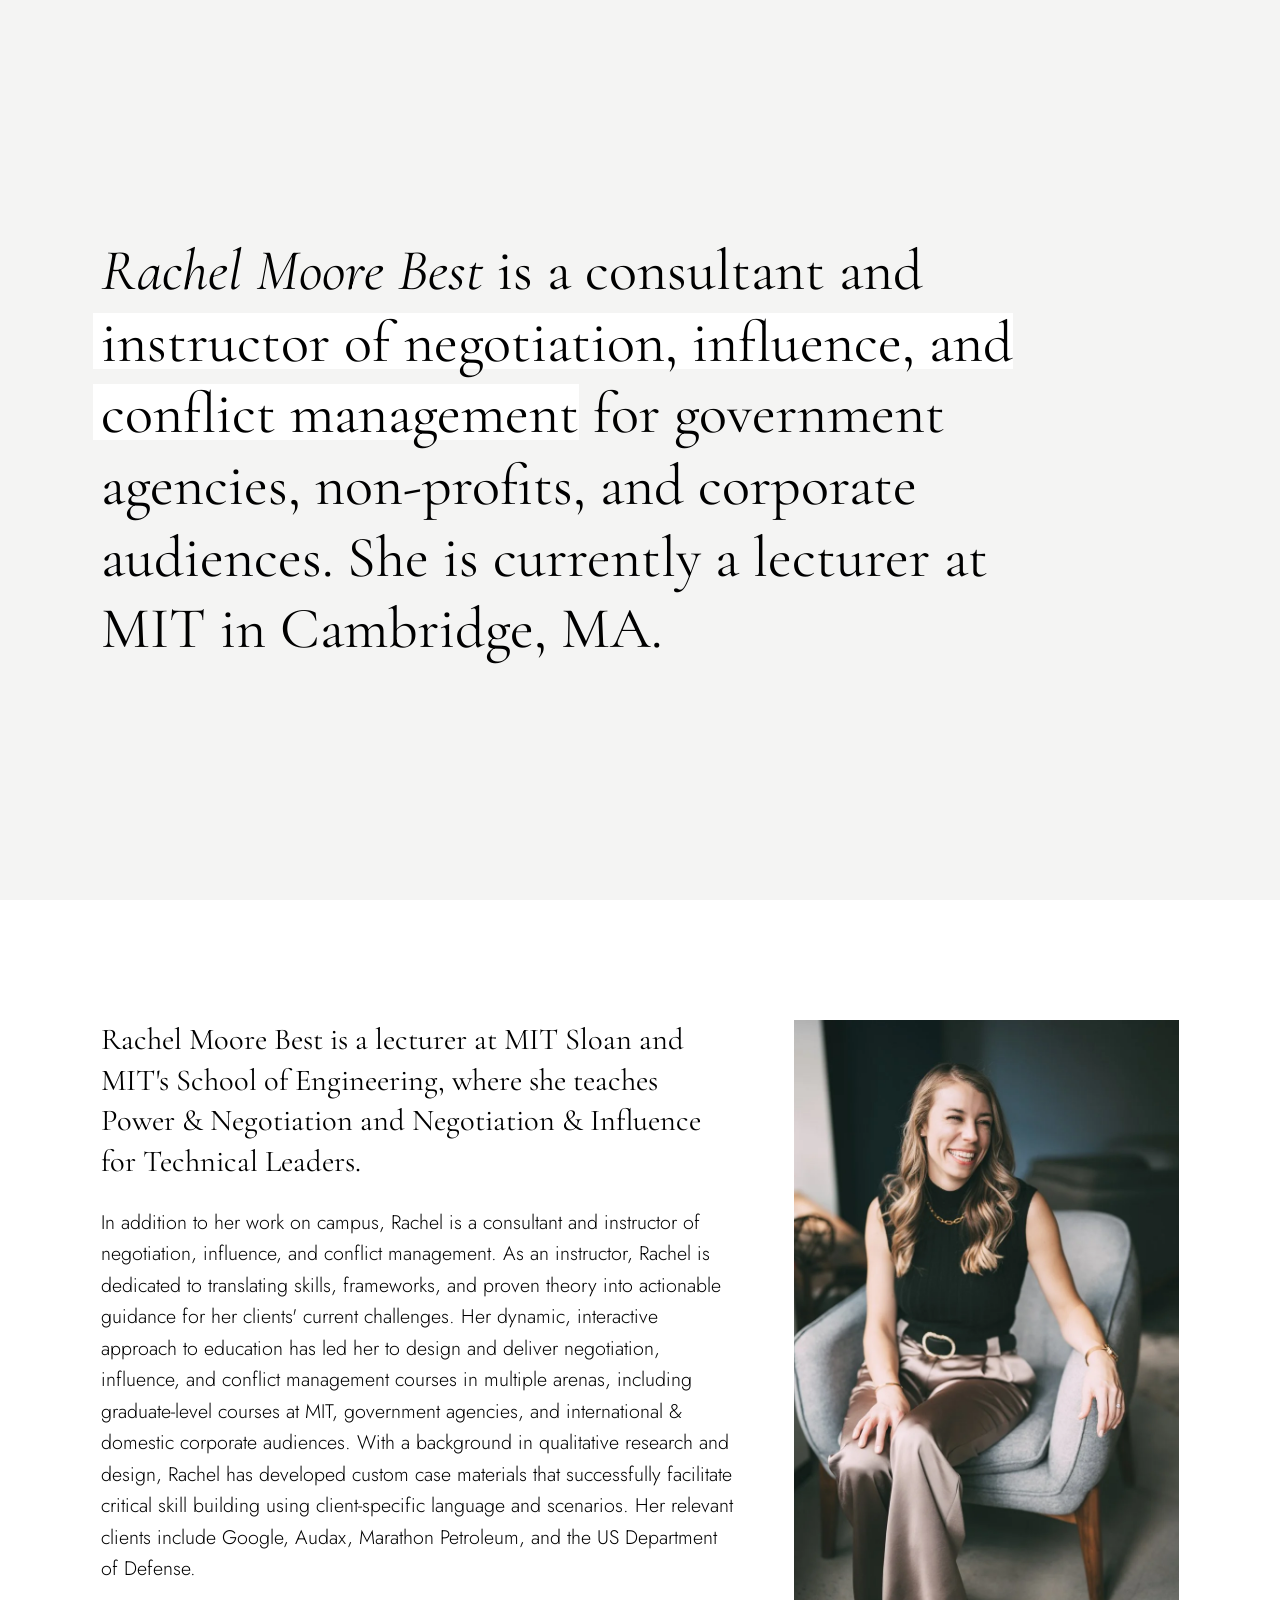
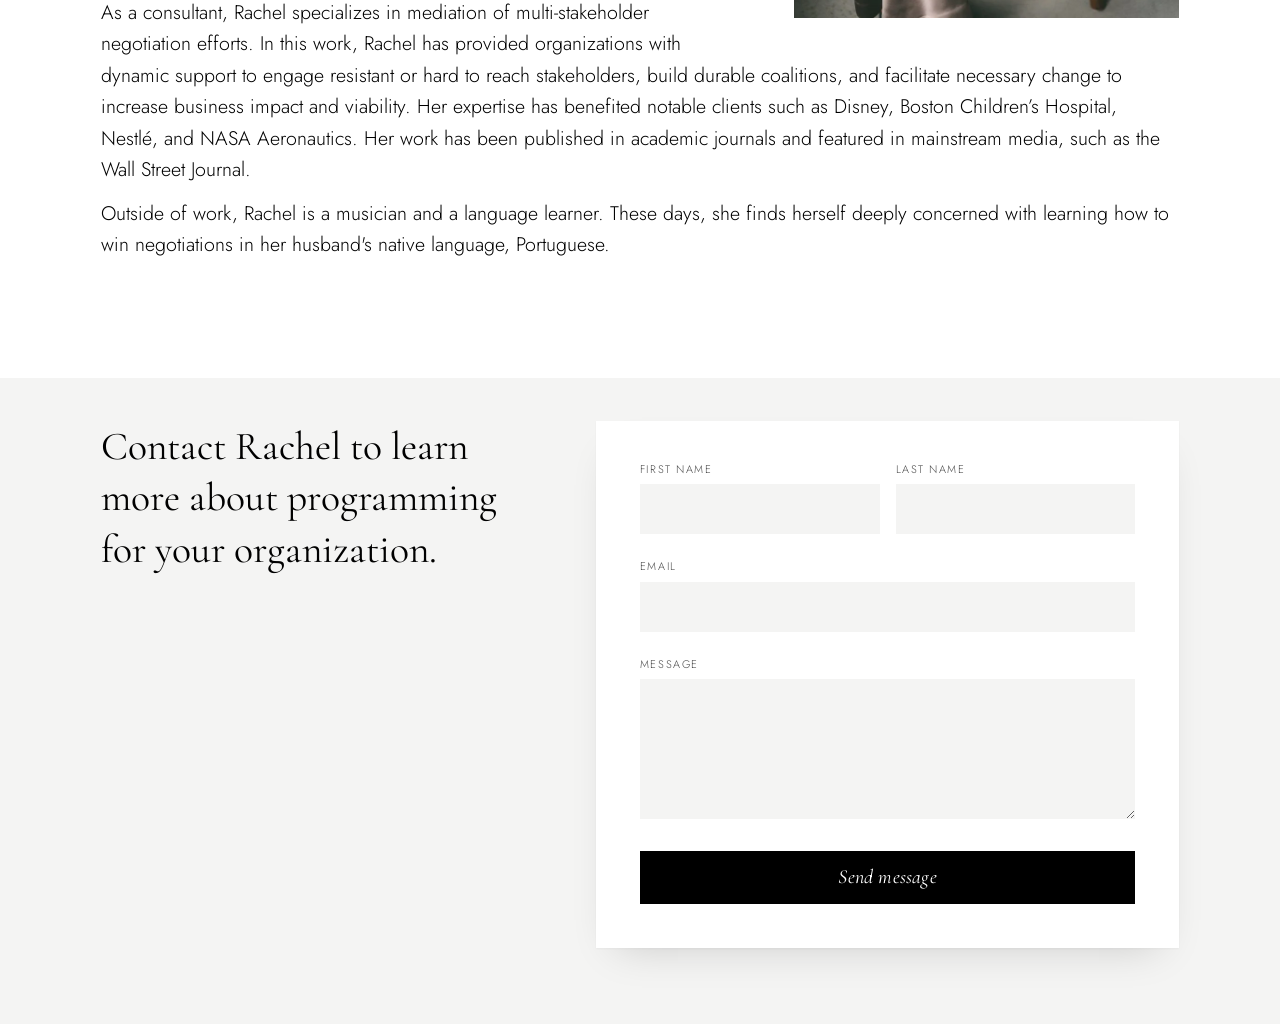
<file: index.html>
<!doctype html>
<html lang="en">
<head>
  <meta charset="utf-8">
  <meta name="viewport" content="width=device-width, initial-scale=1">
  <title>Rachel Moore Best</title>
  <meta property="og:site_name" content="Rachel Moore Best">
  <meta property="og:title" content="Rachel Moore Best">
  <meta property="og:url" content="https://www.rachelmoorebest.com">
  <meta property="og:type" content="website">
  <meta name="twitter:title" content="Rachel Moore Best">
  <meta name="twitter:card" content="summary">
  <link rel="canonical" href="https://www.rachelmoorebest.com/">
  <link rel="icon" href="assets/favicon.svg" type="image/svg+xml">
  <link rel="preconnect" href="https://fonts.googleapis.com">
  <link rel="preconnect" href="https://fonts.gstatic.com" crossorigin>
  <link href="https://fonts.googleapis.com/css2?family=Cormorant+Garamond:ital,wght@0,400;0,500;1,400&family=Jost:wght@300&display=swap" rel="stylesheet">
  <link rel="stylesheet" href="styles.css">
</head>
<body>

<main>
  <section class="section section--intro">
    <div class="grid">
      <h1 class="intro"><em>Rachel Moore Best</em> is a consultant and <span class="highlight">instructor of negotiation, influence, and conflict management</span> for government agencies, non-profits, and corporate audiences. She is currently a lecturer at MIT in Cambridge, MA.</h1>
    </div>
  </section>

  <section class="section section--bio">
    <div class="grid">
      <div class="bio-text">
        <img class="bio-photo" src="assets/rachel.jpg" alt="Rachel Moore Best" width="853" height="1280">
        <h3>Rachel Moore Best is a lecturer at MIT Sloan and MIT's School of Engineering, where she teaches Power &amp; Negotiation and Negotiation &amp; Influence for Technical Leaders.</h3>
        <p>In addition to her work on campus, Rachel is a consultant and instructor of negotiation, influence, and conflict management. As an instructor, Rachel is dedicated to translating skills, frameworks, and proven theory into actionable guidance for her clients' current challenges. Her dynamic, interactive approach to education has led her to design and deliver negotiation, influence, and conflict management courses in multiple arenas, including graduate-level courses at MIT, government agencies, and international &amp; domestic corporate audiences. With a background in qualitative research and design, Rachel has developed custom case materials that successfully facilitate critical skill building using client-specific language and scenarios. Her relevant clients include Google, Audax, Marathon Petroleum, and the US Department of Defense.</p>
        <p>As a consultant, Rachel specializes in mediation of multi-stakeholder negotiation efforts. In this work, Rachel has provided organizations with dynamic support to engage resistant or hard to reach stakeholders, build durable coalitions, and facilitate necessary change to increase business impact and viability. Her expertise has benefited notable clients such as Disney, Boston Children’s Hospital, Nestlé, and NASA Aeronautics. Her work has been published in academic journals and featured in mainstream media, such as the Wall Street Journal.</p>
        <p>Outside of work, Rachel is a musician and a language learner. These days, she finds herself deeply concerned with learning how to win negotiations in her husband's native language, Portuguese.</p>
      </div>
    </div>
  </section>

  <section class="section section--contact" id="contact">
    <div class="grid">
      <h2 class="contact-heading">Contact Rachel to learn more about programming for your organization.</h2>

      <!-- Sends through Web3Forms once data-access-key is filled in. While it's
           empty, Submit opens the visitor's email app addressed to data-mailto. -->
      <form class="contact-form" id="contact-form" data-mailto="rmb@rachelmoorebest.com"
            data-endpoint="https://api.web3forms.com/submit" data-access-key="8b0fc623-3e0a-46f5-b825-d4f8d1258b6e" novalidate>
        <div class="name-row">
          <label class="field">
            <span class="title">First name</span>
            <input type="text" name="fname" autocomplete="given-name" required>
          </label>
          <label class="field">
            <span class="title">Last name</span>
            <input type="text" name="lname" autocomplete="family-name" required>
          </label>
        </div>
        <label class="field">
          <span class="title">Email</span>
          <input type="email" name="email" autocomplete="email" required>
        </label>
        <label class="field">
          <span class="title">Message</span>
          <textarea name="message" required></textarea>
        </label>
        <!-- Spam trap: hidden from people; Web3Forms rejects submissions that tick it. -->
        <input type="checkbox" name="botcheck" tabindex="-1" autocomplete="off" aria-hidden="true" style="display:none">
        <button type="submit">Send message</button>
        <p class="form-status" role="status" aria-live="polite"></p>
      </form>
    </div>
  </section>
</main>

<script src="contact.js"></script>
</body>
</html>
</file>
<file: styles.css>
/* Faithful rebuild of the Squarespace site (template 7.1, Fluid Engine).
   Measurements come from the live page. Squarespace's fonts are Adobe Fonts
   (Orpheus Pro for headings, Interface for text); the free stand-ins below are
   Cormorant Garamond and Jost. See README to swap in the real fonts. */
:root {
  --band: #f4f4f3;
  --white: #ffffff;
  --ink: #000000;

  --heading: "orpheus-pro", "Cormorant Garamond", Georgia, serif;
  --text: "interface", "Jost", -apple-system, "Helvetica Neue", Arial, sans-serif;

  /* Squarespace 7.1 grid: 24 columns, 11px gaps, 4vw gutters, 1500px max. */
  --max: 1500px;
  --gap: 11px;
  --gutter: 4vw;
  --cols: 24;

  /* Squarespace type scale: size = (value - 1) * unit + 12px, unit = 1.2vw. */
  --unit: min(1.2vw, 18px);
}

* { box-sizing: border-box; }
html { -webkit-text-size-adjust: 100%; }
body {
  margin: 0;
  background: var(--white);
  color: var(--ink);
  font-family: var(--text);
  font-weight: 300;
  font-size: calc(.2 * var(--unit) + 12px);
  line-height: 1.6;
  -webkit-font-smoothing: antialiased;
}
img { display: block; max-width: 100%; }
h1, h2, h3 { font-family: var(--heading); font-weight: 400; margin: 0; }
h1 { font-size: calc(3 * var(--unit) + 12px); line-height: 1.232; }
h2 { font-size: calc(1.8 * var(--unit) + 12px); line-height: 1.2992; }
h3 { font-size: calc(1.2 * var(--unit) + 12px); line-height: 1.3328; }
p { margin: 0; }

/* Layout */
.grid {
  display: grid;
  column-gap: var(--gap);
  grid-template-columns:
    minmax(calc(var(--gutter) - var(--gap)), 1fr)
    repeat(var(--cols), minmax(0, calc((var(--max) - var(--gap) * (var(--cols) - 1)) / var(--cols))))
    minmax(calc(var(--gutter) - var(--gap)), 1fr);
}
.section--intro, .section--contact { background: var(--band); }
.section--bio { background: var(--white); }

/* Fills the window height, headline centered; grows if the window is shorter than the text. */
.section--intro {
  display: flex;
  flex-direction: column;
  justify-content: center;
  min-height: 100vh;
  min-height: 100svh;
  padding: 6vw 0;
}
.intro { grid-column: 3 / 23; }
.highlight {
  background: linear-gradient(transparent 8%, var(--white) 8%, var(--white) 88%, transparent 88%);
  padding-left: .13em;
  margin-left: -.13em;
  -webkit-box-decoration-break: clone;
  box-decoration-break: clone;
}

.section--bio { padding: 9.4vw 0 9.2vw; }
/* Text spans columns 3-24; the photo floats right over the last 8, so the
   bio wraps beside it and then runs full width underneath. */
.bio-text { grid-column: 3 / 25; display: flow-root; }
.bio-text h3 { margin-bottom: 24px; }
.bio-text p {
  font-size: calc(.5 * var(--unit) + 12px);
  line-height: 1.6;
  margin-bottom: 12px;
}
.bio-text p:last-child { margin-bottom: 0; }
.bio-photo {
  float: right;
  width: calc((100% - 21 * var(--gap)) * 8 / 22 + 7 * var(--gap));
  margin: 0 0 24px calc((100% - 21 * var(--gap)) / 22 + 2 * var(--gap));
  aspect-ratio: 407 / 631;
  height: auto;
  object-fit: cover;
}

.section--contact { padding: 3.3vw 0 5.9vw; }
/* Heading lines up with the bio text; form ends in line with the photo. */
.contact-heading { grid-column: 3 / 12; grid-row: 1; align-self: start; }

/* Form: a raised white card with pale filled fields; a black underline marks the active field. */
.contact-form {
  grid-column: 13 / 25;
  grid-row: 1;
  background: var(--white);
  padding: 40px 44px 44px;
  box-shadow: 0 1px 2px rgba(0,0,0,.04), 0 18px 40px -20px rgba(0,0,0,.18);
}
.field { display: block; margin-bottom: 24px; }
.field .title {
  display: block;
  padding-bottom: 6px;
  font-size: 11px;
  letter-spacing: .14em;
  text-transform: uppercase;
  opacity: .7;
}
.name-row { display: grid; grid-template-columns: 1fr 1fr; gap: 16px; }
.contact-form input,
.contact-form textarea {
  display: block;
  width: 100%;
  height: 50px;
  margin: 0;
  padding: 12px 16px;
  border: 0;
  border-radius: 0;
  background: var(--band);
  box-shadow: inset 0 -1px 0 transparent;
  color: var(--ink);
  font: inherit;
  transition: background .2s, box-shadow .2s;
}
.contact-form textarea { height: 140px; resize: vertical; }
.contact-form input:hover, .contact-form textarea:hover { background: #efefed; }
.contact-form input:focus, .contact-form textarea:focus {
  outline: 0;
  background: #efefed;
  box-shadow: inset 0 -2px 0 var(--ink);
}
.contact-form button {
  appearance: none;
  width: 100%;
  margin-top: 8px;
  border: 0;
  border-radius: 0;
  background: var(--ink);
  color: var(--white);
  font-family: var(--heading);
  font-style: italic;
  font-weight: 400;
  font-size: 20px;
  letter-spacing: .01em;
  line-height: 1.2;
  padding: 14px 24px 15px;
  cursor: pointer;
  transition: background .2s;
}
.contact-form button:hover { background: #333; }
.contact-form button:focus-visible { outline: 2px solid var(--ink); outline-offset: 3px; }
.contact-form button:disabled { opacity: .5; cursor: default; }
.form-status:not(:empty) { margin: 20px 0 0; }

/* Calendar page */
.section--page-title { background: var(--band); padding: 3.4vw 0 4.4vw; }
.home-link {
  grid-column: 3 / 25;
  margin-bottom: 4vw;
  font-family: var(--heading);
  font-size: calc(.5 * var(--unit) + 12px);
  color: inherit;
  text-decoration: none;
}
.home-link:hover { text-decoration: underline; text-underline-offset: 3px; text-decoration-thickness: 1px; }
.page-title { grid-column: 3 / 25; }
.page-lede { grid-column: 3 / 25; margin-top: 10px; }
.section--calendar { padding: 3vw 0 9.2vw; }

/* Availability grid: Eastern weekdays as columns, busy blocks dark, open time white. */
.availability {
  grid-column: 3 / 25;
  --line: #e2e2de;
  --line-soft: #efefec;
  --busy: #2b2b2b;
  --hour: 52px;
}
.cal-toolbar { display: flex; flex-wrap: wrap; align-items: center; justify-content: space-between; gap: 14px 24px; margin-bottom: 18px; }
.cal-nav { display: flex; align-items: center; gap: 8px; flex-wrap: wrap; }
.cal-btn, .cal-zone-btn {
  appearance: none;
  height: 36px;
  min-width: 36px;
  padding: 0 14px;
  border: 1px solid var(--ink);
  border-radius: 0;
  background: transparent;
  color: var(--ink);
  font: inherit;
  font-size: 14px;
  cursor: pointer;
  transition: background .15s, color .15s;
}
.cal-btn[aria-label] { padding: 0; font-size: 22px; line-height: 1; }
.cal-btn:hover:not(:disabled), .cal-zone-btn:hover { background: var(--ink); color: var(--white); }
.cal-btn:disabled { opacity: .25; cursor: default; }
.cal-range { margin: 0 0 0 10px; font-size: calc(.6 * var(--unit) + 12px); line-height: 1.2; white-space: nowrap; }
.cal-zone { display: flex; }
.cal-zone[hidden] { display: none; }
.cal-zone-btn + .cal-zone-btn { border-left: 0; }
.cal-zone-btn[aria-pressed="true"] { background: var(--ink); color: var(--white); cursor: default; }

.cal-meta { display: flex; flex-wrap: wrap; align-items: baseline; gap: 6px 28px; margin-bottom: 14px; font-size: 13px; }
.cal-legend { white-space: nowrap; }
.cal-swatch { display: inline-block; width: 12px; height: 12px; margin: 0 6px 0 0; vertical-align: -1px; }
.cal-swatch--busy { background: var(--busy); }
.cal-swatch--open { background: var(--white); box-shadow: inset 0 0 0 1px #bdbdb8; margin-left: 14px; }
.cal-detail { flex: 1 1 260px; font-weight: 400; }
.cal-updated { opacity: .65; }
.cal-updated.is-stale { opacity: 1; font-weight: 400; color: #8a2d00; }

.cal-grid {
  display: grid;
  grid-template-columns: 62px repeat(var(--days, 5), minmax(0, 1fr));
  border-bottom: 1px solid var(--line);
}
.cal-corner { align-self: end; padding: 0 10px 10px 0; text-align: right; font-size: 11px; letter-spacing: .08em; opacity: .6; }
.cal-dayhead { display: flex; flex-direction: column; align-items: center; gap: 2px; padding: 0 0 10px; }
.cal-weekday { font-size: 11px; letter-spacing: .14em; text-transform: uppercase; opacity: .7; }
.cal-date {
  display: grid;
  place-items: center;
  min-width: 38px;
  height: 38px;
  font-family: var(--heading);
  font-size: 24px;
  line-height: 1;
}
.cal-dayhead.is-today .cal-date { background: var(--ink); color: var(--white); }
.cal-hours, .cal-col { position: relative; height: calc(var(--hour) * var(--rows, 10)); }
.cal-hour {
  position: absolute;
  right: 10px;
  transform: translateY(-50%);
  font-size: 11px;
  white-space: nowrap;
  opacity: .7;
}
.cal-hour:first-child { transform: none; }
.cal-hour:last-child { transform: translateY(-100%); }
.cal-col {
  border-left: 1px solid var(--line);
  background-color: var(--white);
  background-image:
    repeating-linear-gradient(to bottom, var(--line) 0 1px, transparent 1px var(--hour)),
    repeating-linear-gradient(to bottom, transparent 0 calc(var(--hour) / 2), var(--line-soft) calc(var(--hour) / 2) calc(var(--hour) / 2 + 1px), transparent calc(var(--hour) / 2 + 1px) var(--hour));
}
.cal-col:last-child { border-right: 1px solid var(--line); }
.cal-block {
  position: absolute;
  left: 0;
  right: 0;
  margin: 0;
  border: 0;
  border-radius: 0;
  font: inherit;
  text-align: left;
  cursor: default;
}
.cal-block--open { background: transparent; z-index: 1; }
.cal-block--open:hover, .cal-block--open:focus-visible { background: rgba(0, 0, 0, .05); box-shadow: inset 0 0 0 1px var(--ink); outline: 0; }
.cal-block--busy {
  left: 3px;
  right: 3px;
  z-index: 2;
  display: flex;
  flex-direction: column;
  justify-content: flex-start;
  padding: 4px 7px;
  overflow: hidden;
  background: var(--busy);
  color: var(--white);
  font-size: 12px;
  line-height: 1.3;
  box-shadow: 0 0 0 1px var(--white);
}
.cal-block--busy:hover, .cal-block--busy:focus-visible { background: var(--ink); outline: 2px solid var(--ink); outline-offset: 1px; }
.cal-block--busy span { display: block; white-space: nowrap; overflow: hidden; text-overflow: ellipsis; }
.cal-busy-label { font-weight: 600; letter-spacing: .02em; }
.cal-busy-time { opacity: .85; }
.cal-block--open span { display: none; }
@media (hover: hover) and (pointer: fine) {
  .cal-block--open { display: flex; flex-direction: column; justify-content: flex-start; padding: 4px 7px; overflow: hidden; color: var(--ink); font-size: 12px; line-height: 1.3; }
  .cal-block--open:hover span { display: block; overflow: hidden; text-overflow: ellipsis; }
  .cal-open-label { font-weight: 600; white-space: nowrap; }
}
.cal-past {
  position: absolute;
  top: 0;
  left: 0;
  right: 0;
  z-index: 3;
  pointer-events: none;
  background: rgba(255, 255, 255, .72);
}
.cal-now { position: absolute; left: 0; right: 0; z-index: 4; border-top: 2px solid var(--ink); pointer-events: none; }
.cal-now::before { content: ""; position: absolute; left: -5px; top: -6px; width: 10px; height: 10px; background: var(--ink); border-radius: 50%; }
.cal-message { grid-column: 1 / -1; padding: 40px 0; }
.cal-message a { color: inherit; }

/* Squarespace switches to an 8-column stacked layout below 768px. */
@media (max-width: 767px) {
  :root {
    --cols: 8;
    --gutter: 6vw;
    --unit: calc(.012 * min(100vh, 900px));
  }
  .section--intro { padding: 12vw 0; }
  .intro { grid-column: 2 / 10; }

  .section--bio { padding: 14vw 0; }
  .bio-text { grid-column: 2 / 10; }
  .bio-photo { float: none; width: 100%; margin: 0 0 11vw; }

  .section--contact { padding: 10vw 0 14vw; }
  .contact-heading { grid-column: 2 / 10; grid-row: 1; margin-bottom: 8vw; }
  .contact-form { grid-column: 2 / 10; grid-row: 2; padding: 28px 22px 30px; }

  .section--page-title { padding: 8vw 0 10vw; }
  .home-link { grid-column: 2 / 10; margin-bottom: 10vw; }
  .page-title, .page-lede { grid-column: 2 / 10; }
  .section--calendar { padding: 6vw 0 14vw; }
  .availability { grid-column: 2 / 10; --hour: 44px; }
  .cal-range { flex-basis: 100%; margin: 6px 0 0; }
  .cal-zone { width: 100%; }
  .cal-zone-btn { flex: 1; padding: 0 8px; font-size: 13px; }
  .cal-meta { gap: 6px 16px; }
  .cal-grid { grid-template-columns: 44px repeat(var(--days, 5), minmax(0, 1fr)); }
  .cal-corner { padding-right: 6px; font-size: 10px; letter-spacing: .02em; }
  .cal-hour { right: 6px; font-size: 10px; }
  .cal-date { min-width: 30px; height: 30px; font-size: 20px; }
  .cal-weekday { font-size: 10px; letter-spacing: .08em; }
  .cal-block--busy { left: 2px; right: 2px; }
  .cal-block--busy { padding: 3px 4px; }
  .cal-busy-label { font-size: 9px; letter-spacing: 0; }
  .cal-busy-time { display: none; }
}
</file>
